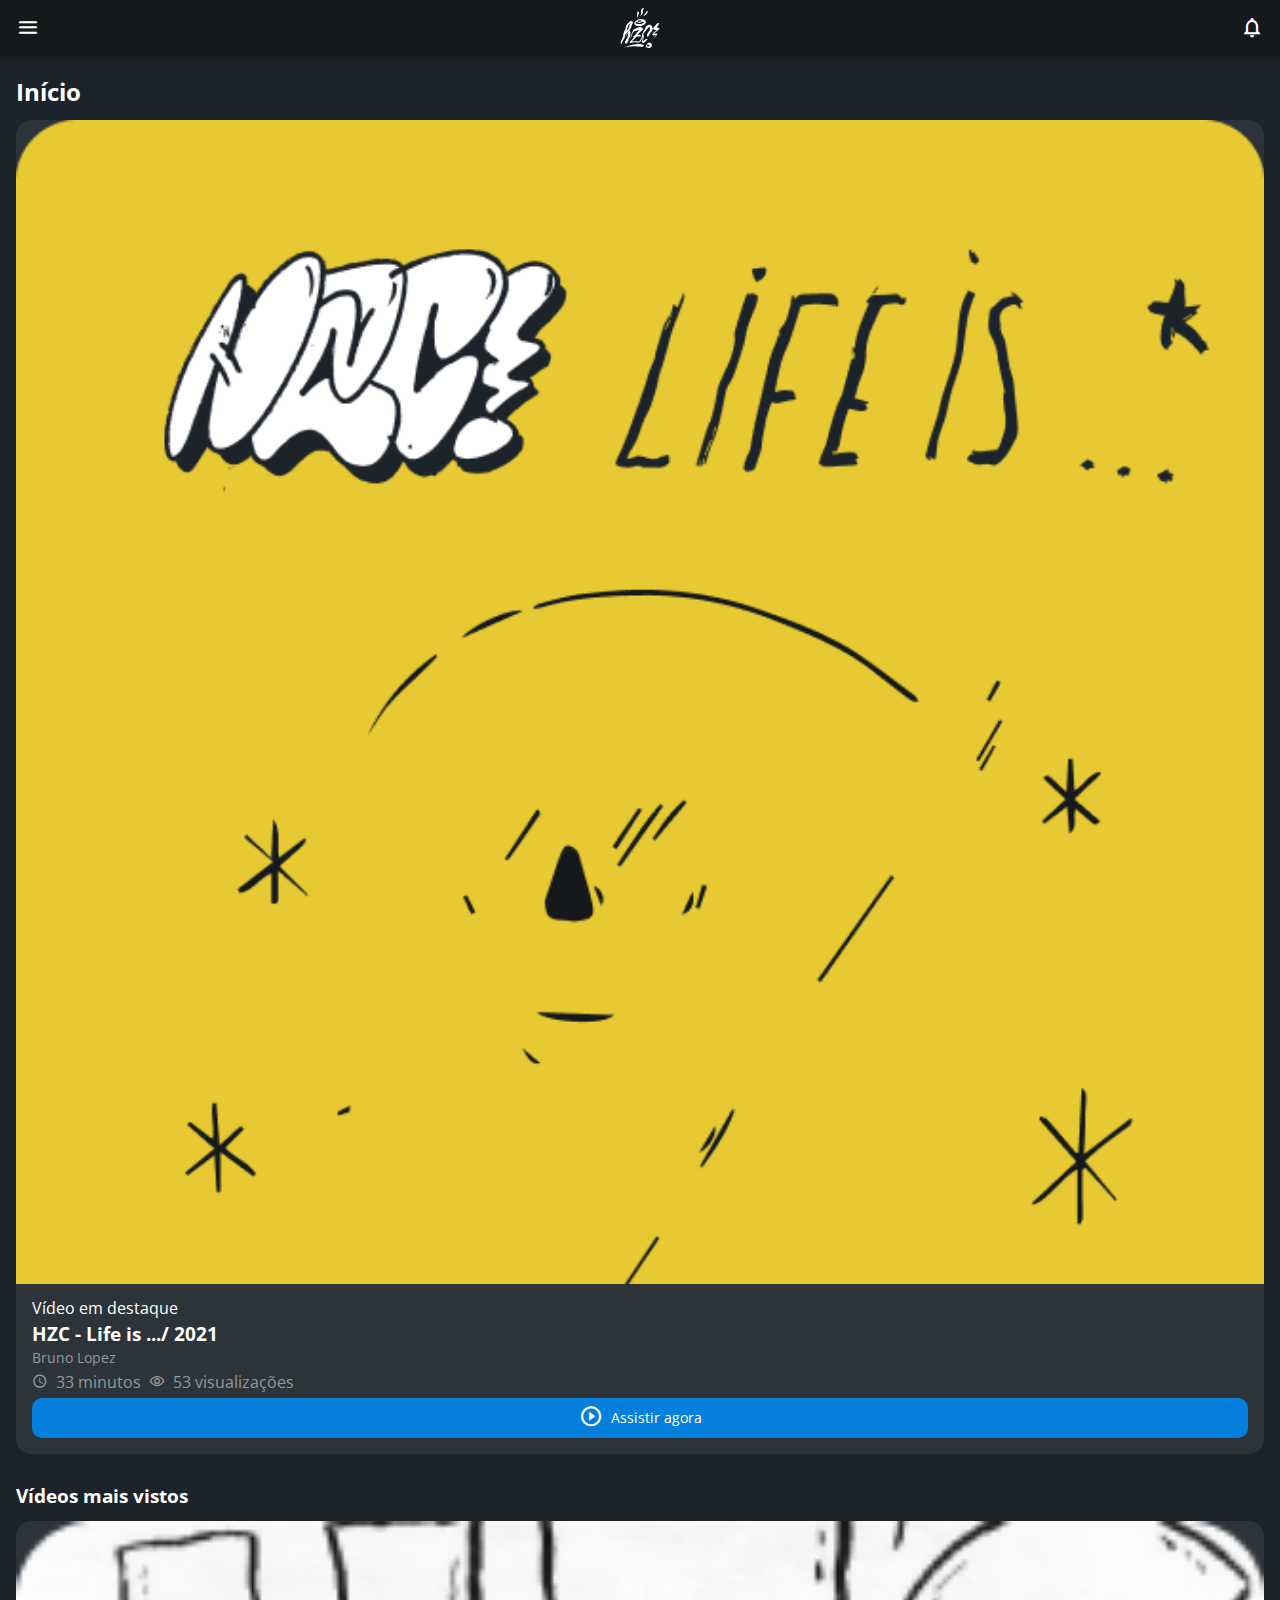
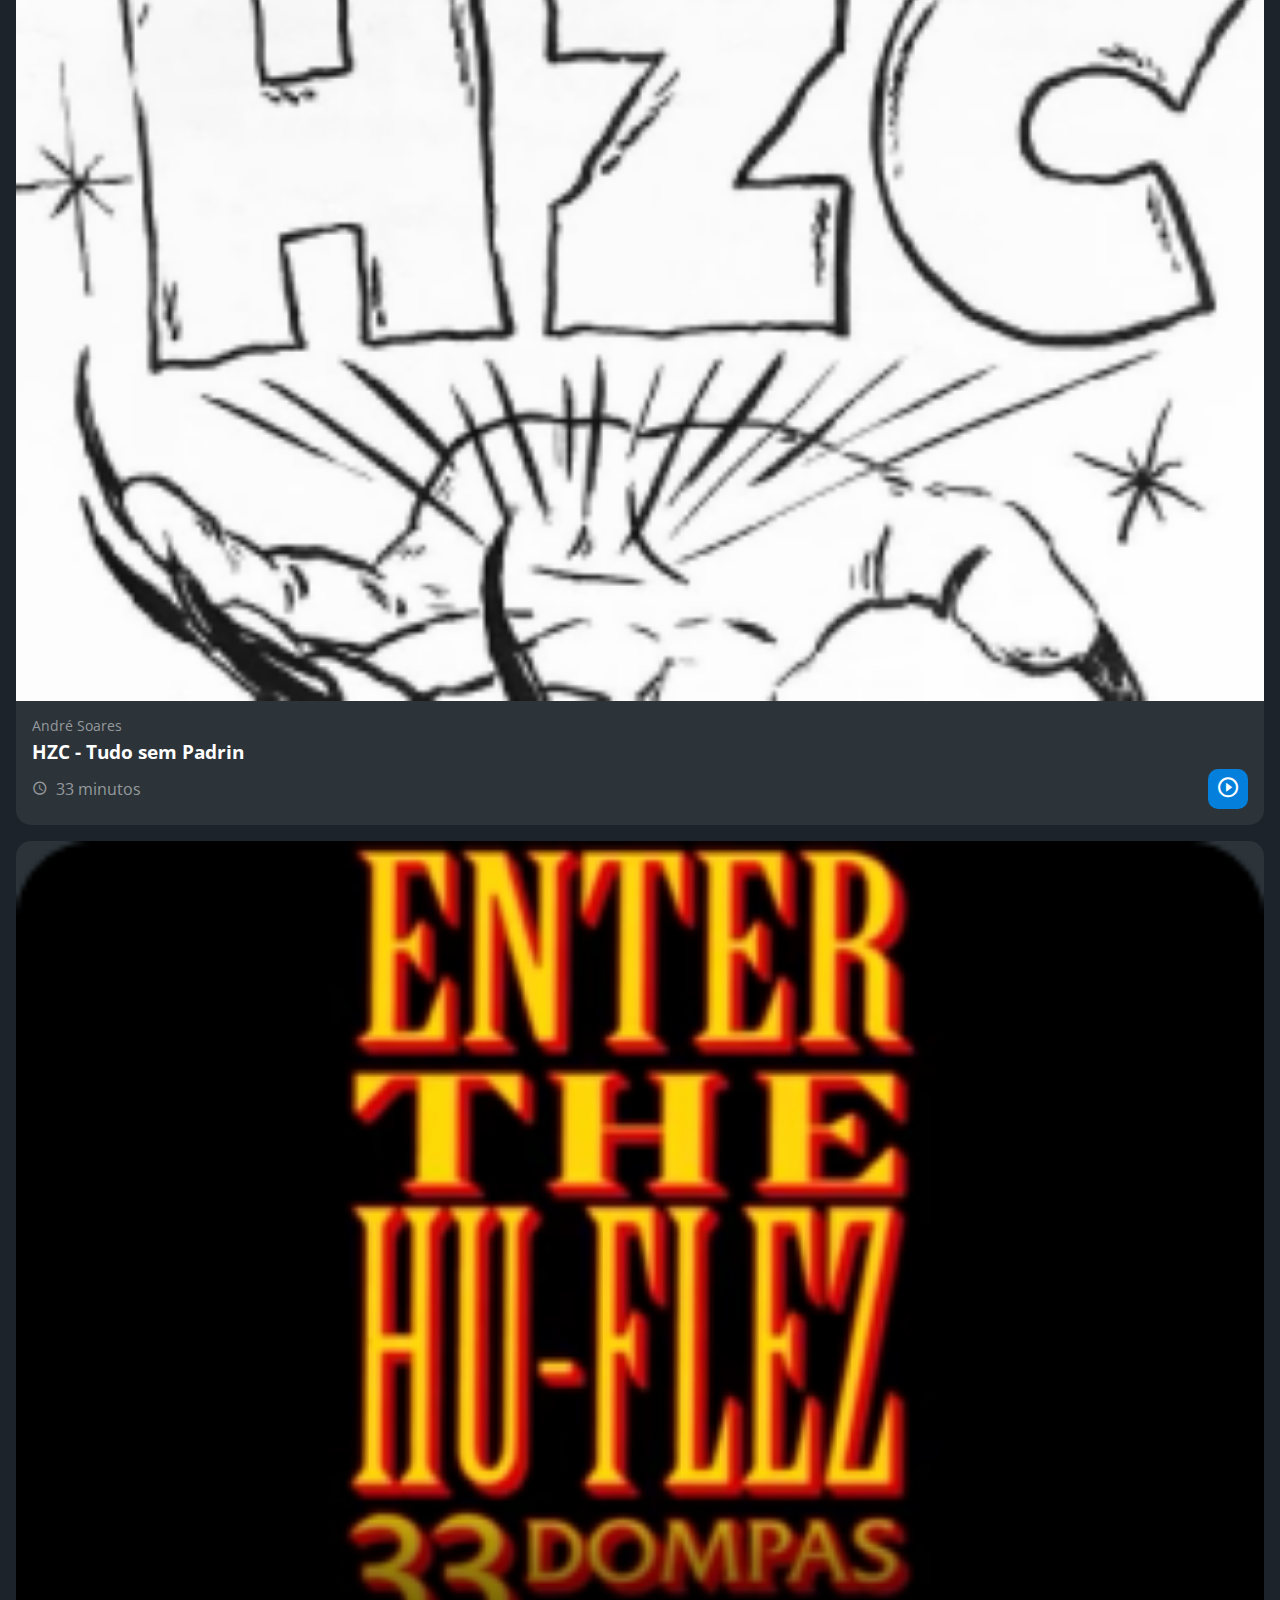
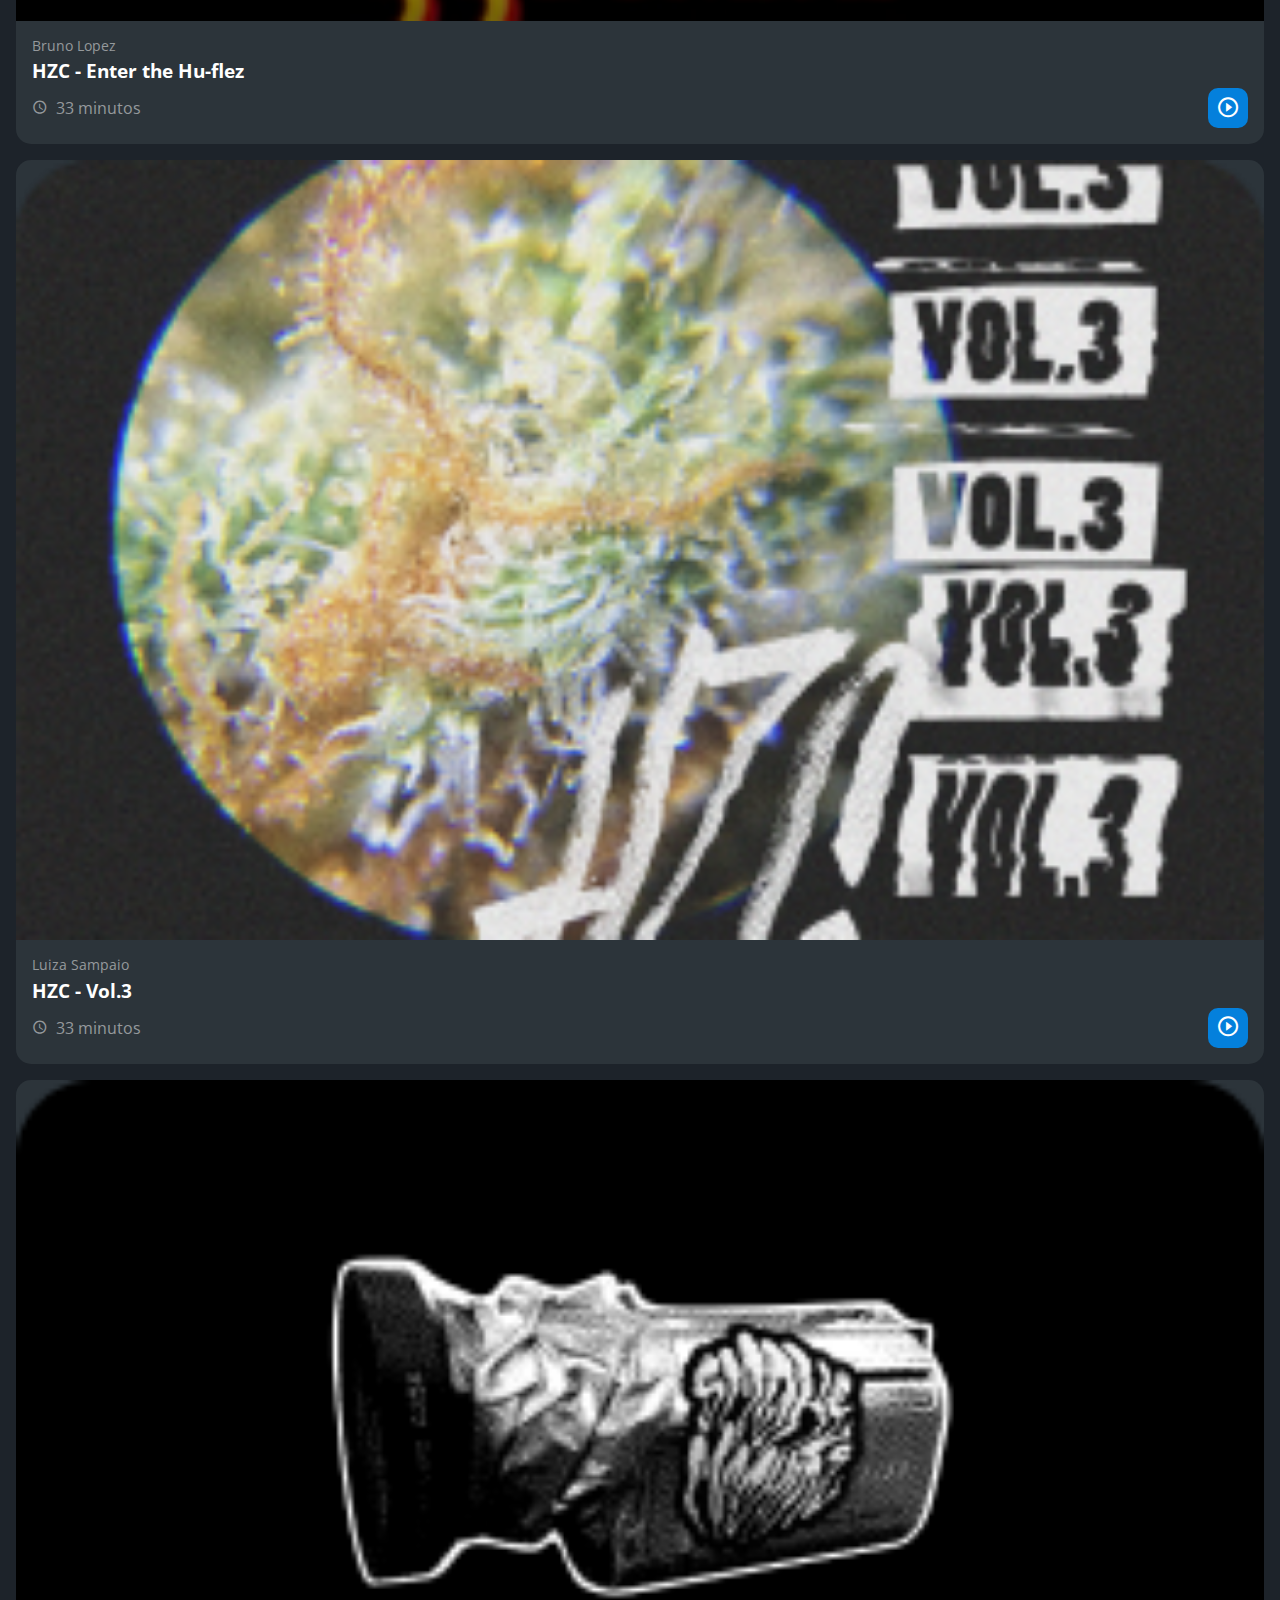
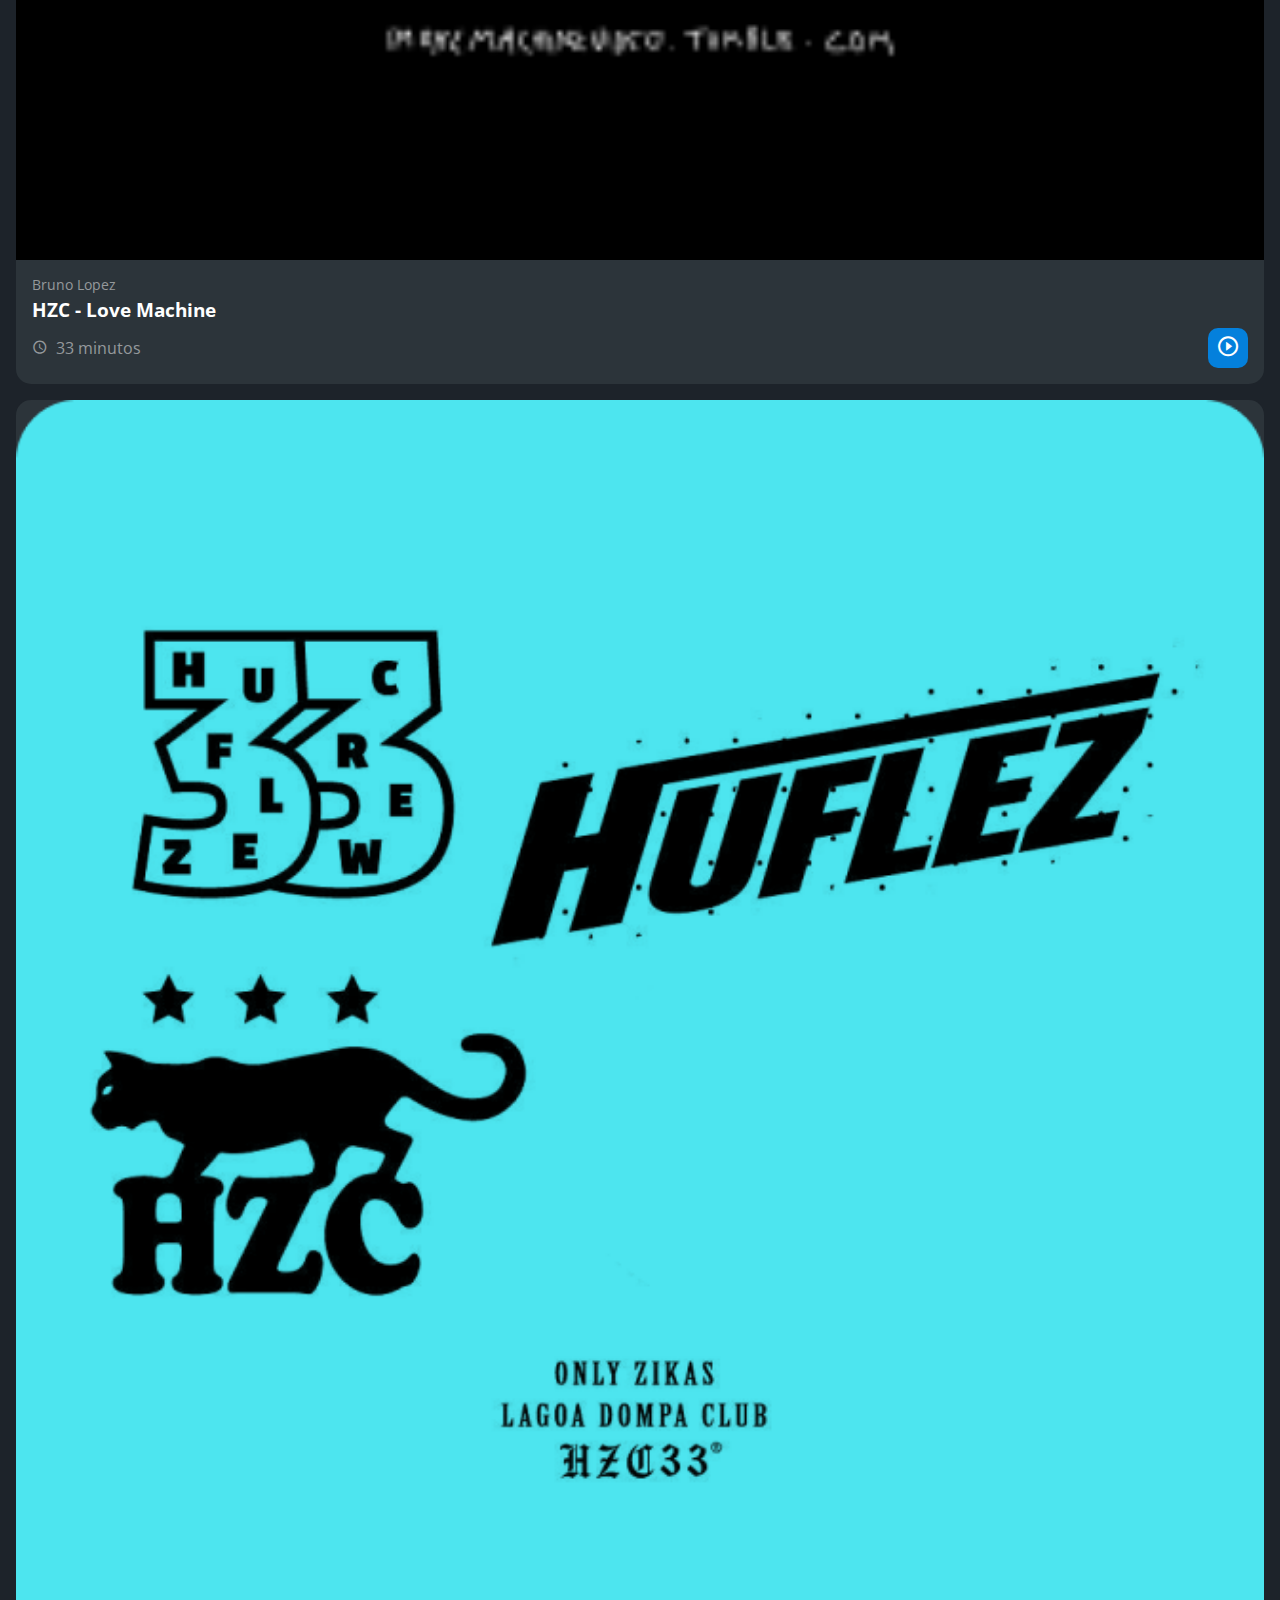
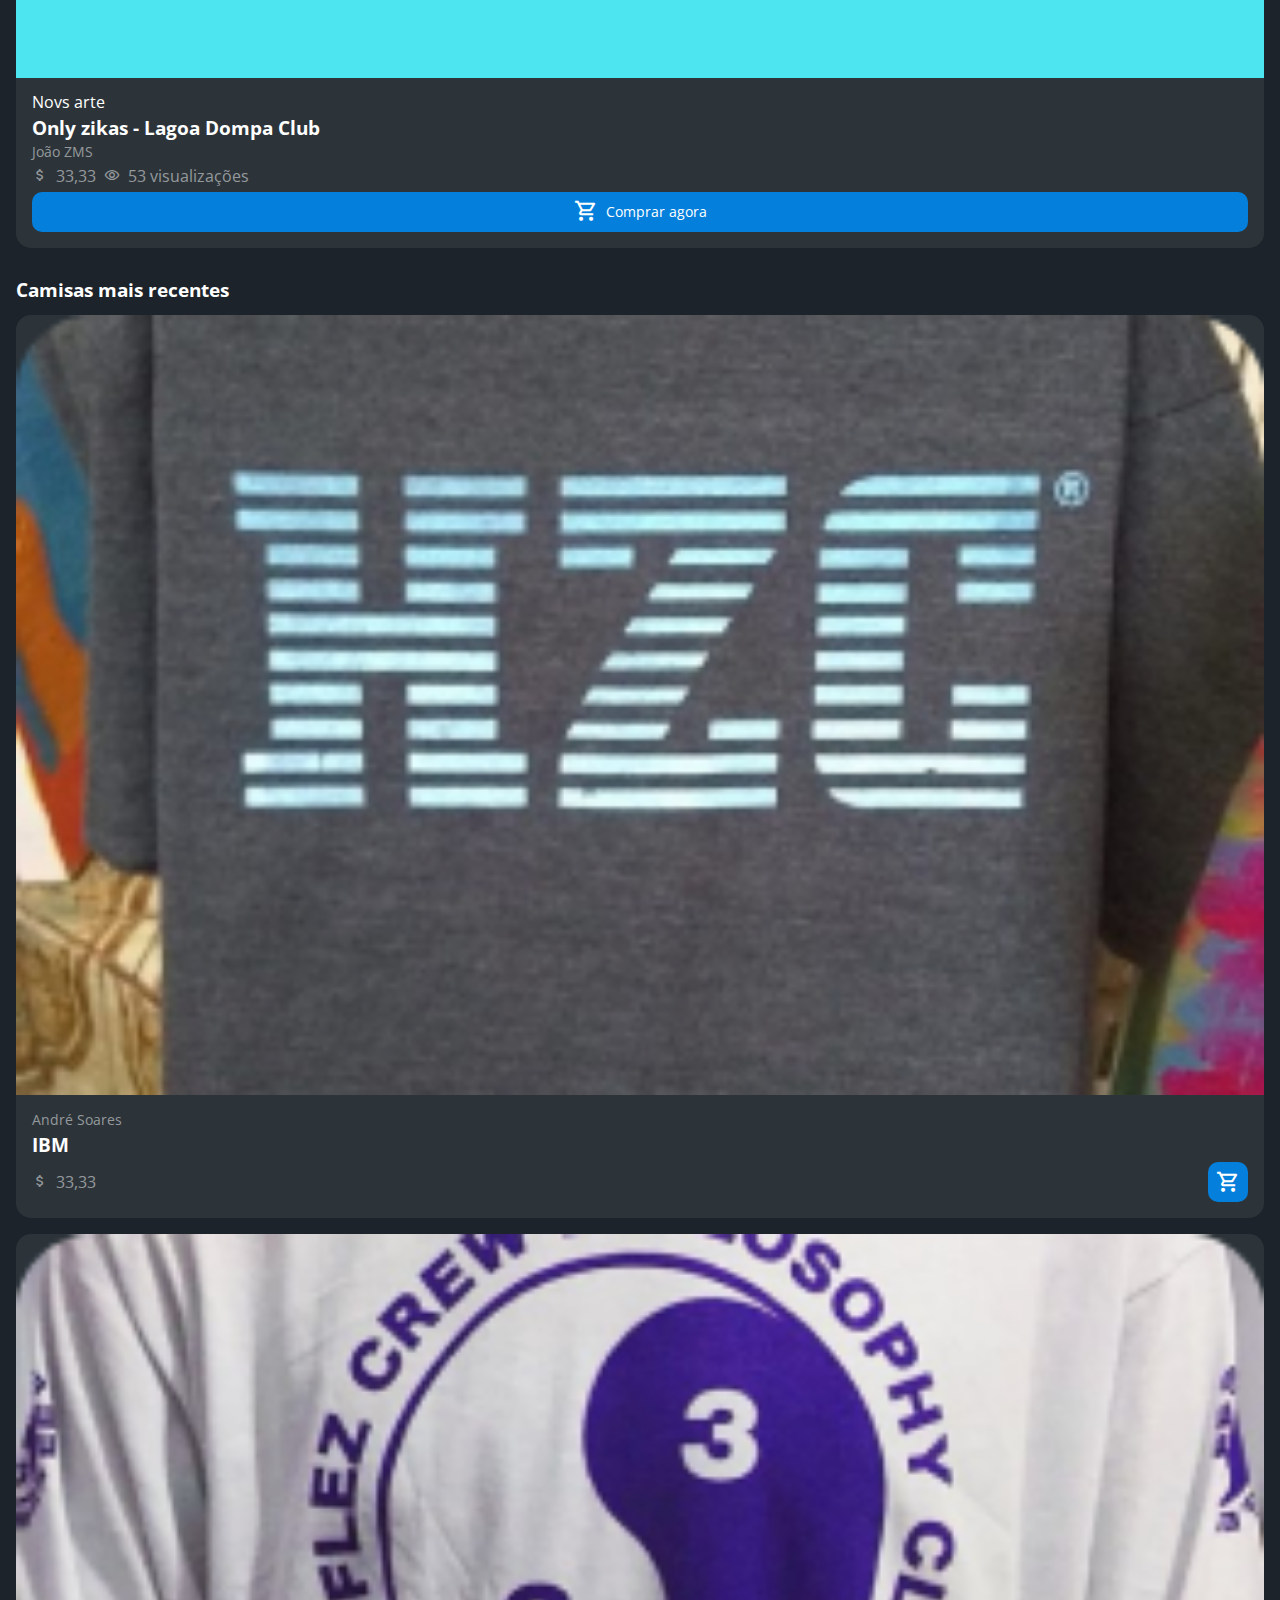
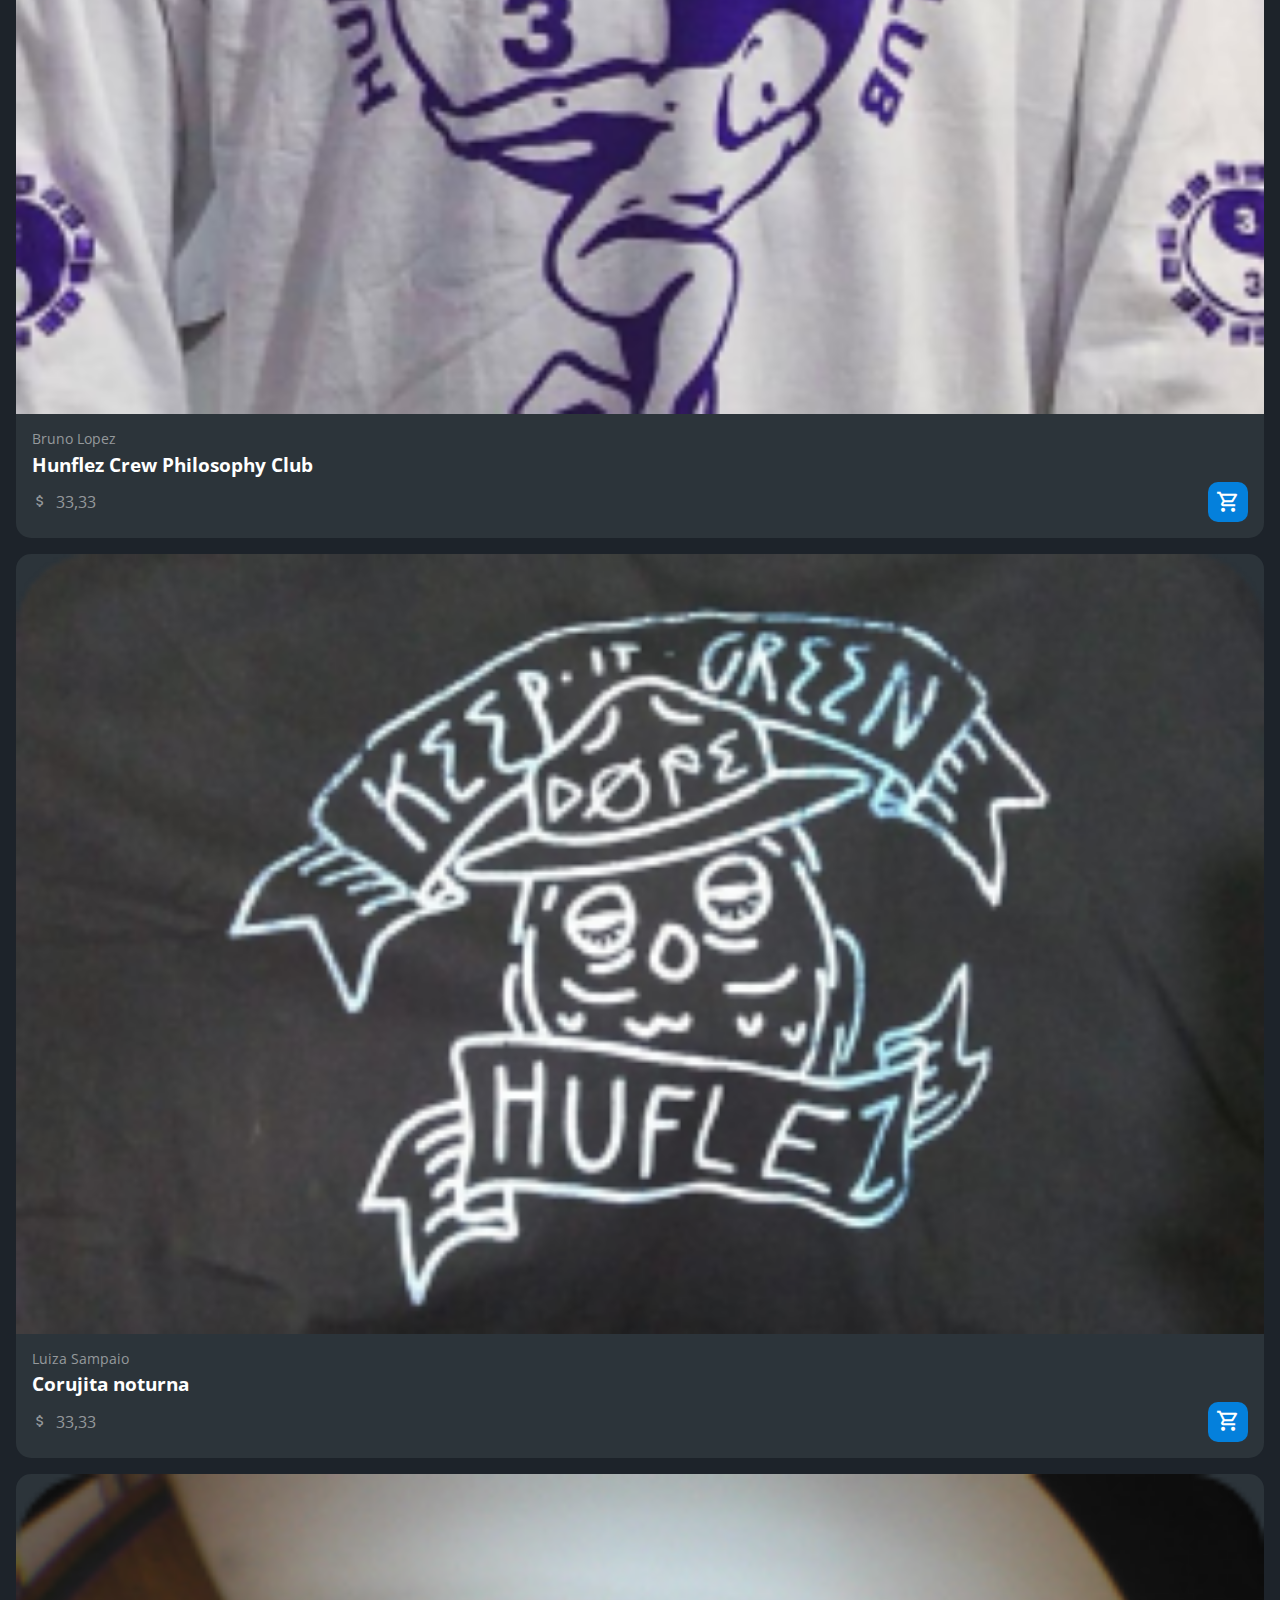
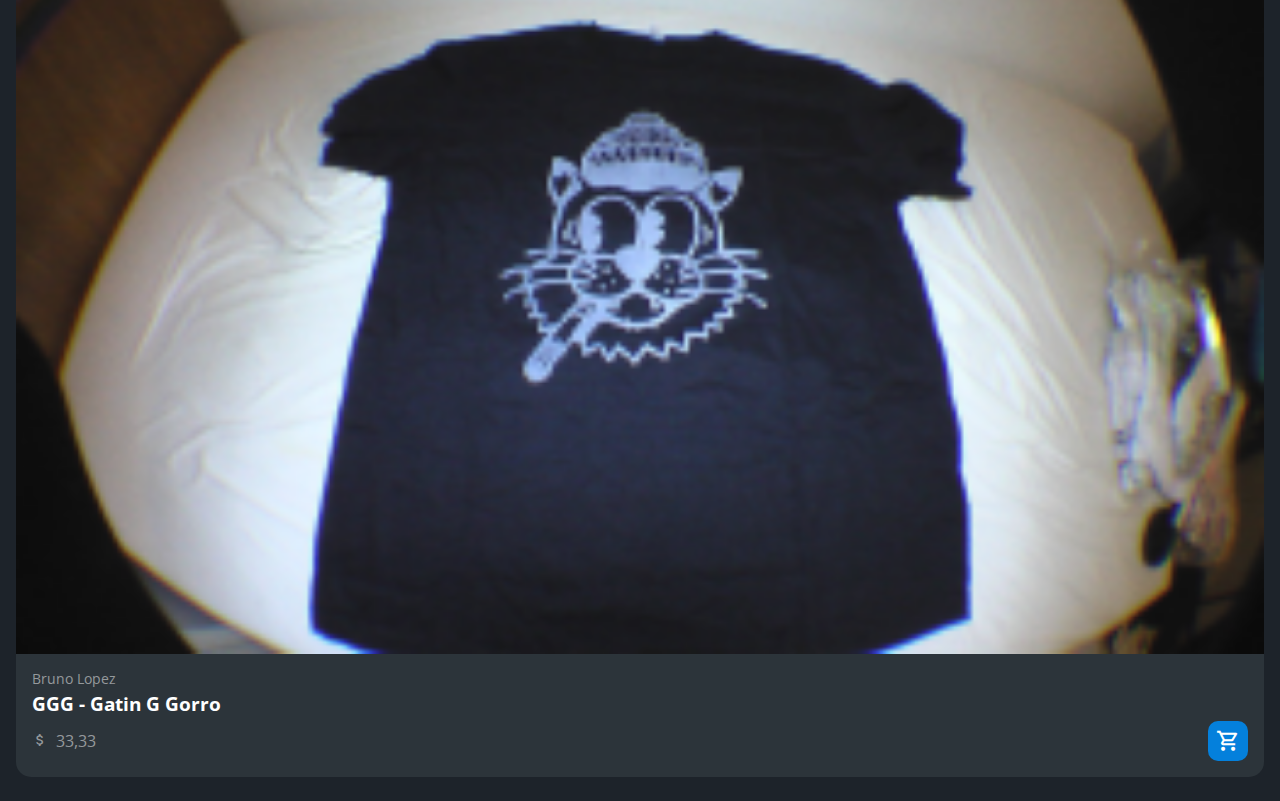
<file: index.html>
<!DOCTYPE html>
<html lang="pt-br">
<head>
    <meta charset="UTF-8">
    <meta http-equiv="X-UA-Compatible" content="IE=edge">
    <meta name="viewport" content="width=device-width, initial-scale=1.0">
    <title>HZC | Home</title>
    <link rel="preconnect" href="https://fonts.googleapis.com">
    <link rel="preconnect" href="https://fonts.gstatic.com" crossorigin>
    <link rel="stylesheet" href="https://fonts.googleapis.com/css2?family=Open+Sans:wght@400;600;700&display=swap">
    <link rel="stylesheet" href="assets/css/reset.css">
    <link rel="stylesheet" href="assets/css/estilos.css">
    <link rel="shortcut icon" href="assets/img/logo.svg" type="image/x-icon">
</head>
<body>
    <header class="cabecalho">
        <button class="cabecalho__menu" aria-label="Menu"><i></i></button>
        <img src="assets/img/logo.svg" alt="Logotipo da HZC" class="cabecalho__logo">
        <p class="cabecalho__perfil">Bruno Lopez</p>
        <button class="cabecalho__notificacao" aria-label="Notificação"><i></i></button>
    </header>
    <nav class="menu-lateral">
        <img src="assets/img/logo.svg" alt="Logotipo da HZC" class="menu-lateral__logo">
        <a href="index.html" class="menu-lateral__link menu-lateral__link--inicio menu-lateral__link--ativo menu-lateral__sob">Início</a>
        <a href="#" class="menu-lateral__link menu-lateral__link--videos menu-lateral__sob">Vídeos</a>
        <a href="picos.html" class="menu-lateral__link menu-lateral__link--picos menu-lateral__sob">Picos</a>
        <a href="#" class="menu-lateral__link menu-lateral__link--integrantes menu-lateral__sob">Integrantes</a>
        <a href="#" class="menu-lateral__link menu-lateral__link--camisas menu-lateral__sob">Camisas</a>
        <a href="#" class="menu-lateral__link menu-lateral__link--pinturas menu-lateral__sob">Pinturas</a>
    </nav>
    <main class="principal">
        <h2 class="titulo-pagina">Início</h2>
        <article class="cartao cartao--destaque destaque-video">
            <img src="assets/img/banner-mobile_1.png" alt="Banner do cartao" class="cartao__imagem cartao__imagem-mobile">
            <img src="assets/img/banner_1.png" alt="Banner do cartao" class="cartao__imagem cartao__imagem-desktop">
            <div class="cartao__conteudo">
                <p class="cartao__destaque">Vídeo em destaque</p>
                <h3 class="cartao__titulo">HZC - Life is .../ 2021</h3>
                <p class="cartao__perfil">Bruno Lopez</p>
                <p class="cartao__info cartao__info--tempo">33 minutos</p>
                <p class="cartao__info cartao__info--visualizacao">53 visualizações</p>
                <button class="cartao__botao cartao__botao--play cartao__botao--destaque">Assistir agora</button>
            </div>
        </article>
        <article class="cartao cartao--recentes videos-recentes">
            <h3 class="cartao__titulo">Vídeos recentes</h3>
            <a href="#" class="cartao__link">Ver todos</a>
            <ul class="cartao__lista">
                <li class="cartao__item">
                    <img src="assets/img/miniatura_1.png" alt="Thumbnail" class="cartao__item-thumbnail">
                    <h4 class="cartao__item-titulo">HZC - Love machine</h4>
                    <p class="cartao__item-perfil">Júlia Fonseca</p>
                </li>
                <li class="cartao__item">
                    <img src="assets/img/miniatura_2.png" alt="Thumbnail" class="cartao__item-thumbnail">
                    <h4 class="cartao__item-titulo">HZC - Vol. 3</h4>
                    <p class="cartao__item-perfil">Júlia Fonseca</p>
                </li>
                <li class="cartao__item">
                    <img src="assets/img/miniatura_3.png" alt="Thumbnail" class="cartao__item-thumbnail">
                    <h4 class="cartao__item-titulo">HZC - Pescaria na Urca</h4>
                    <p class="cartao__item-perfil">Júlia Fonseca</p>
                </li>
                <li class="cartao__item">
                    <img src="assets/img/miniatura_4.png" alt="Thumbnail" class="cartao__item-thumbnail">
                    <h4 class="cartao__item-titulo">Vidalocagi - Guerreiros do Asfalto</h4>
                    <p class="cartao__item-perfil">Júlia Fonseca</p>
                </li>
                <li class="cartao__item">
                    <img src="assets/img/miniatura_5.png" alt="Thumbnail" class="cartao__item-thumbnail">
                    <h4 class="cartao__item-titulo">Vidalocagi Não importa o nível</h4>
                    <p class="cartao__item-perfil">Júlia Fonseca</p>
                </li>
            </ul>
        </article>
        <section class="secao secao-videos">
            <h3 class="titulo-secao">Vídeos mais vistos</h3>
            <article class="cartao">
                <img src="assets/img/video_1.png" alt="Vídeo" class="cartao__imagem">
                <div class="cartao__conteudo">
                    <p class="cartao__perfil">André Soares</p>
                    <h3 class="cartao__titulo">HZC - Tudo sem Padrin</h3>
                    <p class="cartao__info cartao__info--tempo">33 minutos</p>
                    <button class="cartao__botao cartao__botao--play" aria-label="Assistir agora"></button>
                </div>
            </article>
            <article class="cartao">
                <img src="assets/img/video_2.png" alt="Vídeo" class="cartao__imagem">
                <div class="cartao__conteudo">
                    <p class="cartao__perfil">Bruno Lopez</p>
                    <h3 class="cartao__titulo">HZC - Enter the Hu-flez</h3>
                    <p class="cartao__info cartao__info--tempo">33 minutos</p>
                    <button class="cartao__botao cartao__botao--play" aria-label="Assistir agora"></button>
                </div>
            </article>
            <article class="cartao">
                <img src="assets/img/video_3.png" alt="Vídeo" class="cartao__imagem">
                <div class="cartao__conteudo">
                    <p class="cartao__perfil">Luiza Sampaio</p>
                    <h3 class="cartao__titulo">HZC - Vol.3</h3>
                    <p class="cartao__info cartao__info--tempo">33 minutos</p>
                    <button class="cartao__botao cartao__botao--play" aria-label="Assistir agora"></button>
                </div>
            </article>
            <article class="cartao">
                <img src="assets/img/video_4.png" alt="Vídeo" class="cartao__imagem">
                <div class="cartao__conteudo">
                    <p class="cartao__perfil">Bruno Lopez</p>
                    <h3 class="cartao__titulo">HZC - Love Machine</h3>
                    <p class="cartao__info cartao__info--tempo">33 minutos</p>
                    <button class="cartao__botao cartao__botao--play" aria-label="Assistir agora"></button>
                </div>
            </article>
        </section>
        <article class="cartao cartao--recentes produtos-recentes">
            <h3 class="cartao__titulo">Novas artes</h3>
            <a href="#" class="cartao__link">Ver todos</a>
            <ul class="cartao__lista">
                <li class="cartao__item">
                    <img src="assets/img/miniatura_3.png" alt="Thumbnail" class="cartao__item-thumbnail">
                    <h4 class="cartao__item-titulo">Abstrato</h4>
                    <p class="cartao__item-perfil">Antonio Tebyriçá</p>
                </li>
                <li class="cartao__item">
                    <img src="assets/img/miniatura_3.png" alt="Thumbnail" class="cartao__item-thumbnail">
                    <h4 class="cartao__item-titulo">Sem titulo</h4>
                    <p class="cartao__item-perfil">Antonio Tebyriçá</p>
                </li>
                <li class="cartao__item">
                    <img src="assets/img/miniatura_4.png" alt="Thumbnail" class="cartao__item-thumbnail">
                    <h4 class="cartao__item-titulo">Do a flip</h4>
                    <p class="cartao__item-perfil">Raphael Gibson</p>
                </li>
                <li class="cartao__item">
                    <img src="assets/img/miniatura_4.png" alt="Thumbnail" class="cartao__item-thumbnail">
                    <h4 class="cartao__item-titulo">Do a flip</h4>
                    <p class="cartao__item-perfil">Raphael Gibson</p>
                </li>
                <li class="cartao__item">
                    <img src="assets/img/miniatura_5.png" alt="Thumbnail" class="cartao__item-thumbnail">
                    <h4 class="cartao__item-titulo">Sem titulo</h4>
                    <p class="cartao__item-perfil">Júlia Fonseca</p>
                </li>
            </ul>
        </article>
        <article class="cartao cartao--destaque destaque-produtos">
            <img src="assets/img/banner-mobile_2.png" alt="Banner do cartao" class="cartao__imagem cartao__imagem-mobile">
            <img src="assets/img/banner_2.png" alt="Banner do cartao" class="cartao__imagem cartao__imagem-desktop">
            <div class="cartao__conteudo">
                <p class="cartao__destaque">Novs arte</p>
                <h3 class="cartao__titulo">Only zikas - Lagoa Dompa Club</h3>
                <p class="cartao__perfil">João ZMS</p>
                <p class="cartao__info cartao__info--preco">33,33</p>
                <p class="cartao__info cartao__info--visualizacao">53 visualizações</p>
                <button class="cartao__botao cartao__botao--carrinho cartao__botao--destaque">Comprar agora</button>
            </div>
        </article>
        <section class="secao secao-produtos">
            <h3 class="titulo-secao">Camisas mais recentes</h3>
            <article class="cartao">
                <img src="assets/img/produto_1.png" alt="Vídeo" class="cartao__imagem">
                <div class="cartao__conteudo">
                    <p class="cartao__perfil">André Soares</p>
                    <h3 class="cartao__titulo">IBM</h3>
                    <p class="cartao__info cartao__info--preco">33,33</p>
                    <button class="cartao__botao cartao__botao--carrinho" aria-label="Assistir agora"></button>
                </div>
            </article>
            <article class="cartao">
                <img src="assets/img/produto_2.png" alt="Vídeo" class="cartao__imagem">
                <div class="cartao__conteudo">
                    <p class="cartao__perfil">Bruno Lopez</p>
                    <h3 class="cartao__titulo">Hunflez Crew Philosophy Club</h3>
                    <p class="cartao__info cartao__info--preco">33,33</p>
                    <button class="cartao__botao cartao__botao--carrinho" aria-label="Assistir agora"></button>
                </div>
            </article>
            <article class="cartao">
                <img src="assets/img/produto_3.png" alt="Vídeo" class="cartao__imagem">
                <div class="cartao__conteudo">
                    <p class="cartao__perfil">Luiza Sampaio</p>
                    <h3 class="cartao__titulo">Corujita noturna</h3>
                    <p class="cartao__info cartao__info--preco">33,33</p>
                    <button class="cartao__botao cartao__botao--carrinho" aria-label="Assistir agora"></button>
                </div>
            </article>
            <article class="cartao">
                <img src="assets/img/produto_4.png" alt="Vídeo" class="cartao__imagem">
                <div class="cartao__conteudo">
                    <p class="cartao__perfil">Bruno Lopez</p>
                    <h3 class="cartao__titulo">GGG - Gatin G Gorro</h3>
                    <p class="cartao__info cartao__info--preco">33,33</p>
                    <button class="cartao__botao cartao__botao--carrinho" aria-label="Assistir agora"></button>
                </div>
            </article>
        </section>
    </main>
    <script src="index.js"></script>
</body>
</html>
</file>
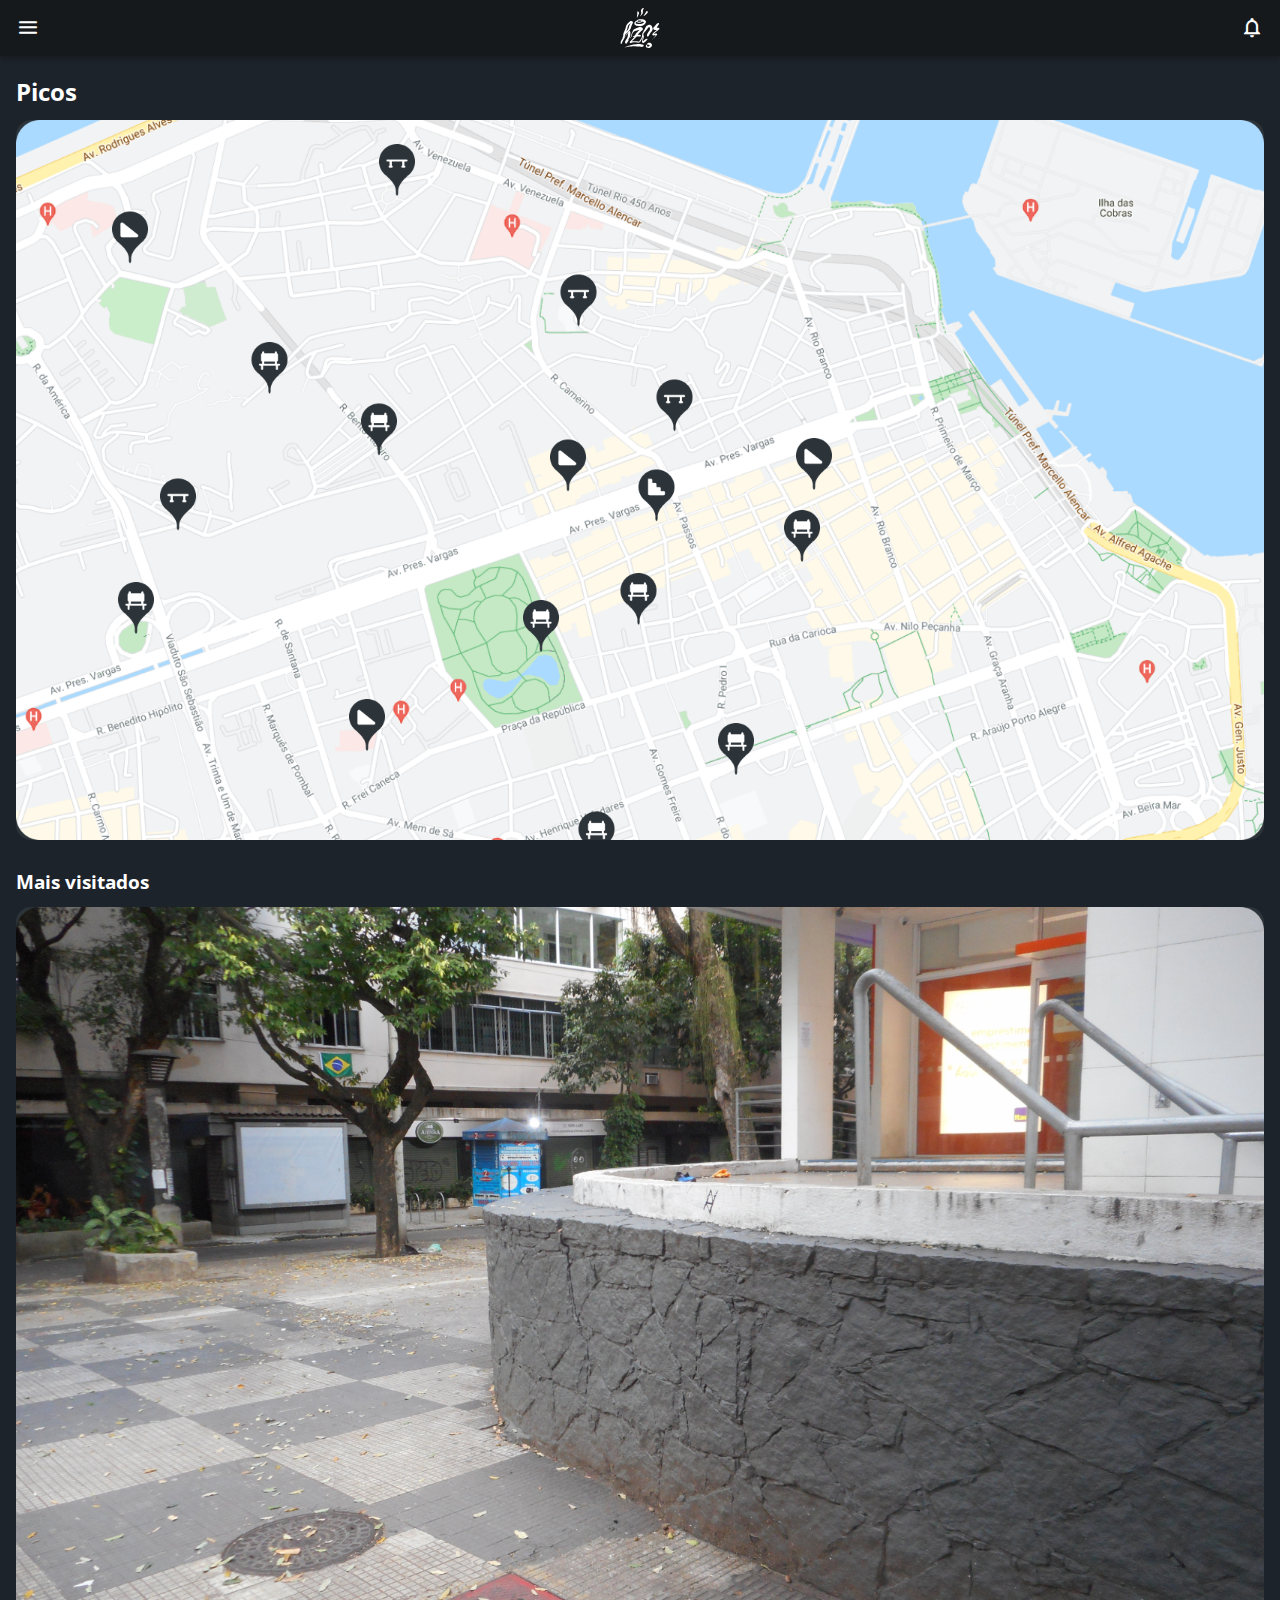
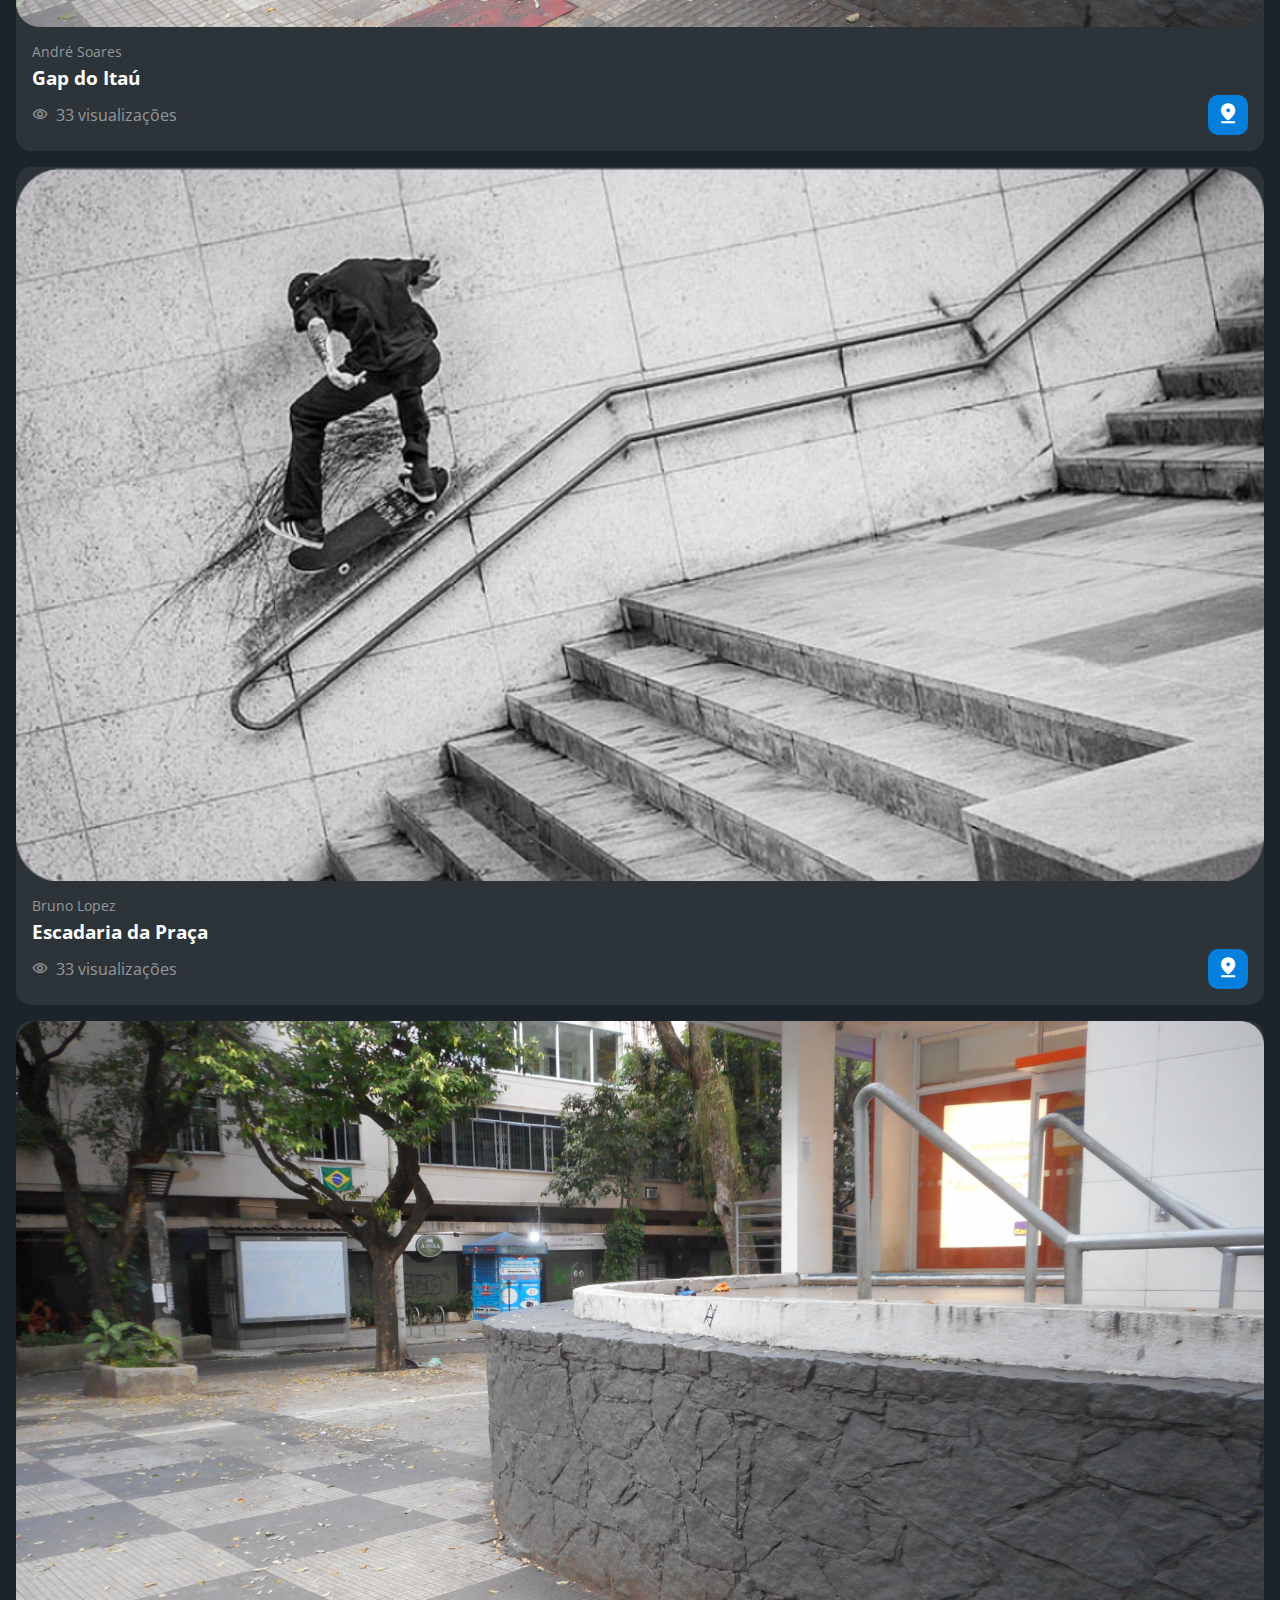
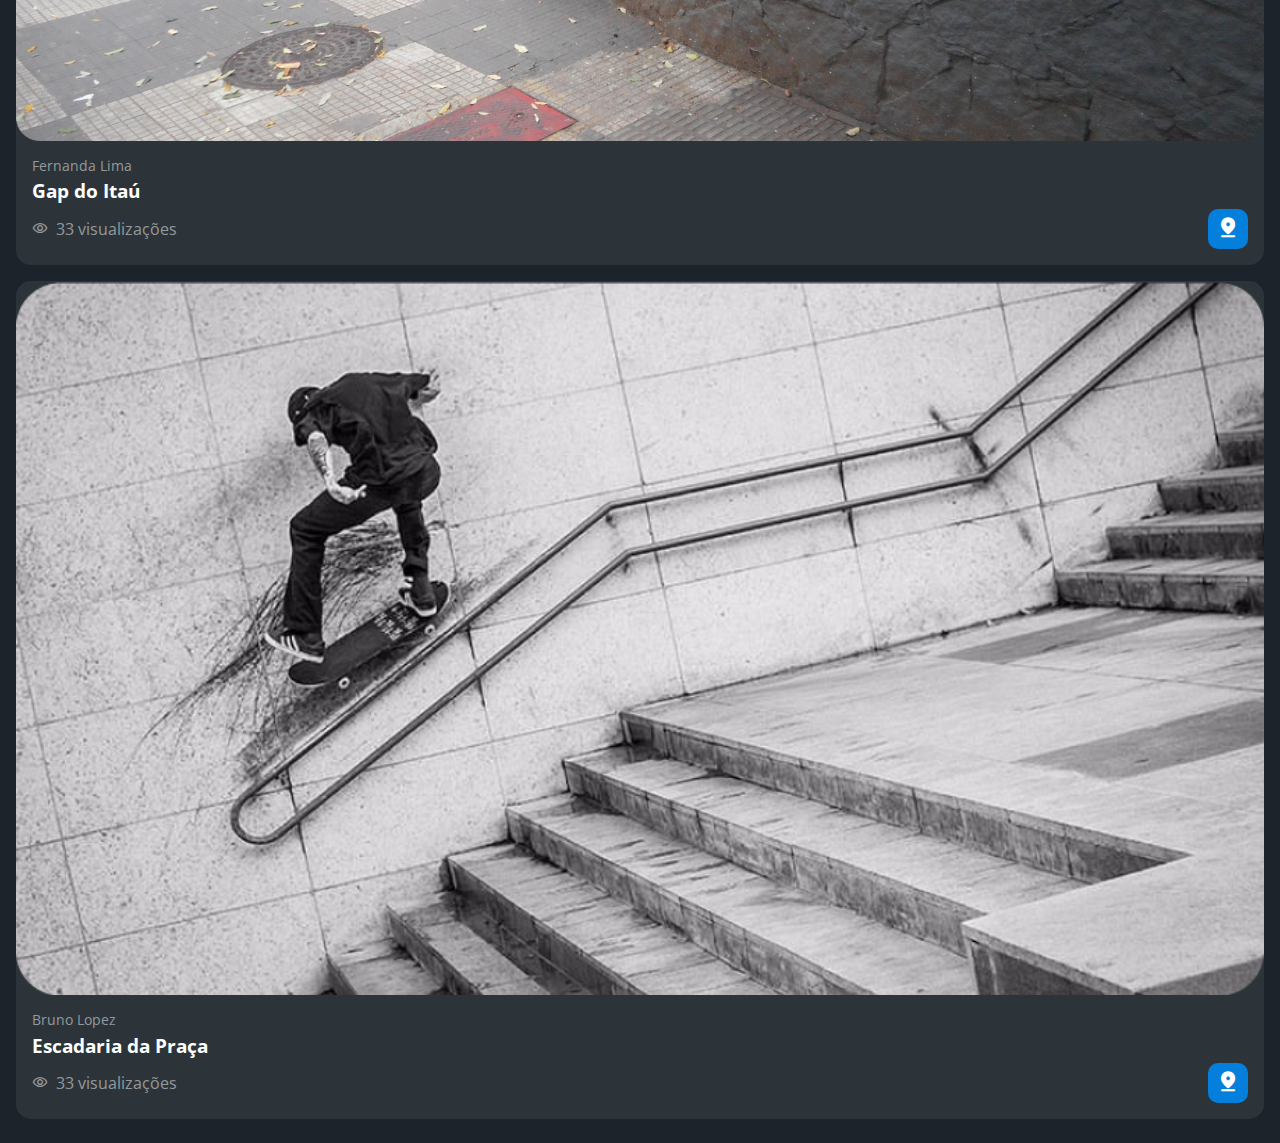
<file: picos.html>
<!DOCTYPE html>
<html lang="pt-br">
<head>
    <meta charset="UTF-8">
    <meta http-equiv="X-UA-Compatible" content="IE=edge">
    <meta name="viewport" content="width=device-width, initial-scale=1.0">
    <title>HZC | Picos</title>
    <link rel="preconnect" href="https://fonts.googleapis.com">
    <link rel="preconnect" href="https://fonts.gstatic.com" crossorigin>
    <link rel="stylesheet" href="https://fonts.googleapis.com/css2?family=Open+Sans:wght@400;600;700&display=swap">
    <link rel="stylesheet" href="assets/css/reset.css">
    <link rel="stylesheet" href="assets/css/estilos.css">
    <link rel="shortcut icon" href="assets/img/logo.svg" type="image/x-icon">
</head>
<body>
    <header class="cabecalho">
        <button class="cabecalho__menu" aria-label="Menu"><i></i></button>
        <img src="assets/img/logo.svg" alt="Logotipo da HZC" class="cabecalho__logo">
        <p class="cabecalho__perfil">Bruno Lopez</p>
        <button class="cabecalho__notificacao" aria-label="Notificação"><i></i></button>
    </header>
    <nav class="menu-lateral">
        <img src="assets/img/logo.svg" alt="Logotipo da HZC" class="menu-lateral__logo">
        <a href="index.html" class="menu-lateral__link menu-lateral__link--inicio menu-lateral__sob ">Início</a>
        <a href="#" class="menu-lateral__link menu-lateral__link--videos menu-lateral__sob">Vídeos</a>
        <a href="picos.html" class="menu-lateral__link menu-lateral__link--picos menu-lateral__link--ativo menu-lateral__sob">Picos</a>
        <a href="#" class="menu-lateral__link menu-lateral__link--integrantes menu-lateral__sob">Integrantes</a>
        <a href="#" class="menu-lateral__link menu-lateral__link--camisas menu-lateral__sob">Camisas</a>
        <a href="#" class="menu-lateral__link menu-lateral__link--pinturas menu-lateral__sob">Pinturas</a>
    </nav>
    <main class="principal">
        <h2 class="titulo-pagina">Picos</h2>
        <article class="cartao cartao--destaque destaque-video">
            <img src="assets/img/mapa-picos.png" alt="Banner do cartao" class="cartao__imagem cartao__imagem-mobile">
            <img src="assets/img/mapa-picos.png" alt="Banner do cartao" class="cartao__imagem cartao__imagem-desktop">
            
            </div>
        </article>
        <article class="cartao cartao--recentes videos-recentes">
            <h3 class="cartao__titulo">Favoritos</h3>
            <a href="#" class="cartao__link">Ver todos</a>
            <ul class="cartao__lista">
                <li class="cartao__item">
                    <img src="assets/img/artigo_1.png" alt="Thumbnail" class="cartao__item-thumbnail">
                    <h4 class="cartao__item-titulo">Wallride FGP</h4>
                    <p class="cartao__item-perfil">Júlia Fonseca</p>
                </li>
                <li class="cartao__item">
                    <img src="assets/img/artigo_3.png" alt="Thumbnail" class="cartao__item-thumbnail">
                    <h4 class="cartao__item-titulo">Corrimão da 14bis</h4>
                    <p class="cartao__item-perfil">Júlia Fonseca</p>
                </li>
                <li class="cartao__item">
                    <img src="assets/img/artigo_4.png" alt="Thumbnail" class="cartao__item-thumbnail">
                    <h4 class="cartao__item-titulo">Segundo setor Praçã Mauá</h4>
                    <p class="cartao__item-perfil">Júlia Fonseca</p>
                </li>
                <li class="cartao__item">
                    <img src="assets/img/miniatura_4.png" alt="Thumbnail" class="cartao__item-thumbnail">
                    <h4 class="cartao__item-titulo">Borda de Valores</h4>
                    <p class="cartao__item-perfil">Júlia Fonseca</p>
                </li>
                <li class="cartao__item">
                    <img src="assets/img/miniatura_4.png" alt="Thumbnail" class="cartao__item-thumbnail">
                    <h4 class="cartao__item-titulo">Borda de Valores</h4>
                    <p class="cartao__item-perfil">Júlia Fonseca</p>
                </li>
            </ul>
        </article>
        <section class="secao secao-videos">
            <h3 class="titulo-secao">Mais visitados</h3>
            <article class="cartao">
                <img src="assets/img/artigo_1.png" alt="Vídeo" class="cartao__imagem">
                <div class="cartao__conteudo">
                    <p class="cartao__perfil">André Soares</p>
                    <h3 class="cartao__titulo">Gap do Itaú</h3>
                    <p class="cartao__info cartao__info--visualizacao">33 visualizações</p>
                    <button class="cartao__botao cartao__botao--local" aria-label="Assistir agora"></button>
                </div>
            </article>
            <article class="cartao">
                <img src="assets/img/artigo_3.png" alt="Vídeo" class="cartao__imagem">
                <div class="cartao__conteudo">
                    <p class="cartao__perfil">Bruno Lopez</p>
                    <h3 class="cartao__titulo">Escadaria da Praça</h3>
                    <p class="cartao__info cartao__info--visualizacao">33 visualizações</p>
                    <button class="cartao__botao cartao__botao--local" aria-label="Assistir agora"></button>
                </div>
            </article>
            <article class="cartao">
                <img src="assets/img/artigo_1.png" alt="Vídeo" class="cartao__imagem">
                <div class="cartao__conteudo">
                    <p class="cartao__perfil">Fernanda Lima</p>
                    <h3 class="cartao__titulo">Gap do Itaú</h3>
                    <p class="cartao__info cartao__info--visualizacao">33 visualizações</p>
                    <button class="cartao__botao cartao__botao--local" aria-label="Assistir agora"></button>
                </div>
            </article>
            <article class="cartao">
                <img src="assets/img/artigo_3.png" alt="Vídeo" class="cartao__imagem">
                <div class="cartao__conteudo">
                    <p class="cartao__perfil">Bruno Lopez</p>
                    <h3 class="cartao__titulo">Escadaria da Praça</h3>
                    <p class="cartao__info cartao__info--visualizacao">33 visualizações</p>
                    <button class="cartao__botao cartao__botao--local" aria-label="Assistir agora"></button>
                </div>
            </article>
        </section>
       
    </main>
    <script src="index.js"></script>
</body>
</html>
</file>
<file: assets/css/estilos.css>
@font-face {
    font-family: 'icones';
    src: url(../font/icones.ttf);
}

body {
    background-color: #1D232A;
    font-family: 'Open Sans', 'icones', sans-serif;
    color: #FFFFFF;
}

@media screen and (min-width: 1440px) {
    body {
        display: grid;
        grid-template-columns: auto 1fr;
    }
}

.cabecalho {
    display: flex;
    justify-content: space-between;
    align-items: center;
    background-color: #15191C;
    padding: 8px 16px;
    box-shadow: 0px 4px 4px rgba(0, 0, 0, 0.16);
}

.cabecalho__menu i::before {
    content: "\e904";
    font-size: 24px;
}

.cabecalho__notificacao i::before {
    content: "\e906";
    font-size: 24px;
}

.cabecalho__logo {
    width: 40px;
}

.cabecalho__perfil {
    display: none;
}

@media screen and (min-width: 1440px) {
    .cabecalho {
        background-color: #1D232A;
        display: grid;
        column-gap: 32px;
        grid-template-columns: 1fr auto;
        padding: 16px 60px;
        height: 80px;
        box-sizing: border-box;
        grid-column: 2;
    }

    .cabecalho__menu {
        display: none;
    }

    .cabecalho__logo {
        display: none;
    }

    .cabecalho__perfil {
        display: grid;
        grid-template-columns: repeat(3, auto);
        column-gap: 8px;
        align-items: center;
        justify-self: flex-end;
        color: #95999C;
        padding: 8px 32px;
        border-right: 1px solid #95999C;
    }

    .cabecalho__perfil::before {
        content: "";
        display: block;
        width: 32px;
        height: 32px;
        background-image: url(../img/profile_2.png);
        background-size: contain;
        background-repeat: no-repeat;
        background-position: center;
    }

    .cabecalho__perfil::after {
        content: "\e90d";
        color: #FFFFFF;
        font-size: 1.5rem;
    }
}

.menu-lateral {
    display: flex;
    flex-direction: column;
    background-color: #15191C;
    width: 75vw;
    height: 100vh;

    position: absolute;
    left: -100vw;
    transition: .25s;
}

.menu-lateral--ativo {
    left: 0;
    transition: .25s;
}

.menu-lateral__logo {
    width: 118px;
    align-self: center;
    padding: 16px;
}

.menu-lateral__link {
    height: 64px;
    color: #95999C;
    padding-left: 64px;
    display: flex;
    align-items: center;
}

.menu-lateral__sob:hover {
    color: #D3D3D3;
    padding-left: 56px;
    border-left: #D3D3D3 8px solid;
}

.menu-lateral__link--ativo {
    color: #ffffff;
    padding-left: 56px;
    border-left: #ffffff 8px solid;
}



.menu-lateral__link::before {
    content: "\e900";
    width: 24px;
    height: 24px;
    font-size: 24px;
    position: absolute;
    left: 24px;
}

.menu-lateral__link--inicio::before {
    content: "\e902";
}

.menu-lateral__link--videos::before {
    content: "\e90e";
}

.menu-lateral__link--picos::before {
    content: "\e909";
}

.menu-lateral__link--integrantes::before {
    content: "\e903";
}

.menu-lateral__link--camisas::before {
    content: "\e900";
}

.menu-lateral__link--pinturas::before {
    content: "\e90a";
}

@media screen and (min-width: 1440px) {
    .menu-lateral {
        position: static;
        width: 200px;
        grid-column: 1;
        grid-row: 1 / span 2;
    }
}

.principal {
    padding: 24px 16px;
    display: grid;
    gap: 16px;
}

.titulo-pagina {
    font-size: 1.5rem;
    font-weight: 700;
}

.titulo-secao {
    font-size: 1.2rem;
    font-weight: 700;
}

@media screen and (min-width: 1440px) {
    .principal {
        display: grid;
        grid-template-columns: auto 1fr auto;
        grid-template-areas: 
        "titulo-pagina titulo-pagina titulo-pagina"
        "destaque-video destaque-video videos-recentes"
        "secao-videos secao-videos secao-videos"
        "produtos-recentes destaque-produtos destaque-produtos"
        "secao-produtos secao-produtos secao-produtos"

        
        
        ;
        column-gap: 32px;
        padding: 16px 60px;
        grid-column: 2;
    }

    .titulo-secao{
        grid-column: span 4;
    }
}



.cartao {
    width: 100%;
    border-radius: 15px;
    overflow: hidden;
    background-color: #2C343A;
}

.cartao__imagem-desktop {
    display: none;
}

.cartao__imagem-mobile{
    display: block;
}

.cartao--destaque {
    margin-bottom: 16px;
}

.cartao__conteudo {
    padding: 16px;
    display: grid;
    grid-template-columns: auto 1fr;
    gap: 8px;
}

.cartao__destaque {
    grid-column: span 2;
}

.cartao__titulo {
    font-size: 1.2rem;
    font-weight: 700;
    grid-column: span 2;
}

.cartao__perfil {
    color: #95999C;
    font-size: 0.9rem;
    grid-column: span 2;
}

.cartao__info {
    display: flex;
    align-items: center;
    color: #95999C;
}

.cartao__info--tempo::before {
    content: "\e90c";
    margin-right: 8px;    
}

.cartao__info--preco::before {
    content: "\e905";
    margin-right: 8px;    
}

.cartao__info--visualizacao::before {
    content: "\e90f";
    margin-right: 8px;    
}

.cartao__botao {
    display: flex;
    justify-content: center;
    align-items: center;
    background-color: #0480DC;
    width: 40px;
    height: 40px;
    border-radius: 10px;
    font-size: 0.9rem;
    justify-self: flex-end;
}

.cartao__botao--play::before {
    content: "\e90b";
    font-size: 24px;
}

.cartao__botao--carrinho::before {
    content: "\e901";
    font-size: 24px;
}

.cartao__botao--local::before {
    content: "\e908";
    font-size: 24px;
}

.cartao__botao--destaque {
    width: 100%;
    grid-column: span 2;
}

.cartao__botao--destaque::before {
    margin-right: 8px;
}

.cartao--recentes {
    display: none;
}

@media screen and (min-width: 1440px) {
   .cartao--destaque {
    margin-bottom: 0;
    
   }
   .cartao__imagem-desktop {
    display: block;
   }

   .cartao__imagem-mobile{
    display: none;
   }

   .cartao__botao--destaque {
    grid-column: auto;
    padding: 16px 8px;
   }
   
    .cartao--recentes { 


        display: grid;
        grid-template-columns: auto auto;
        align-items: center;
        row-gap: 24px;
        width: 256px;
        padding: 16px;
        box-sizing: border-box;
        align-self: flex-start;
    }

    .cartao--recentes .cartao__titulo {
        grid-column: auto;
    }

    .cartao__link {
        font-size: 0.8rem;
        font-weight: 600;
        color: #0480DC;
        justify-self: flex-end;
    }
    
    .cartao__lista {
        display: grid;
        row-gap: 16px;
        grid-column: span 2;
    }

    .cartao__item {
        display: grid;
        grid-template-columns: auto 1fr;
        gap: 8px;
    }

    .cartao__item-thumbnail {
        width: 32px;
        grid-row: span 2;
    }

    .cartao__item-titulo {
        font-size: 0.9rem;
        line-height: 1.2rem;
        font-weight: 700;
    }

    .cartao__item-perfil {
        font-size: 0.8rem;
        color: #95999C;
    }
}

.secao {
    display: grid;
    gap: 16px;
}
@media screen and (min-width: 1440px) 
{
    .secao{
        grid-template-columns:  repeat(4, 1fr);
    }
    
    .destaque-video {
        grid-area: destaque-video;
    }
    
    .videos-recentes {
        grid-area: videos-recentes;
    }
    
    .secao-videos {
        grid-area: secao-videos;
    }
    
    .destaque-produtos {
        grid-area: destaque-produtos;
    }
    
    .produtos-recentes {
        grid-area: produtos-recentes;
    }
    
    .secao-produtos{  
    
        grid-area: secao-produtos;
    }

}
</file>
